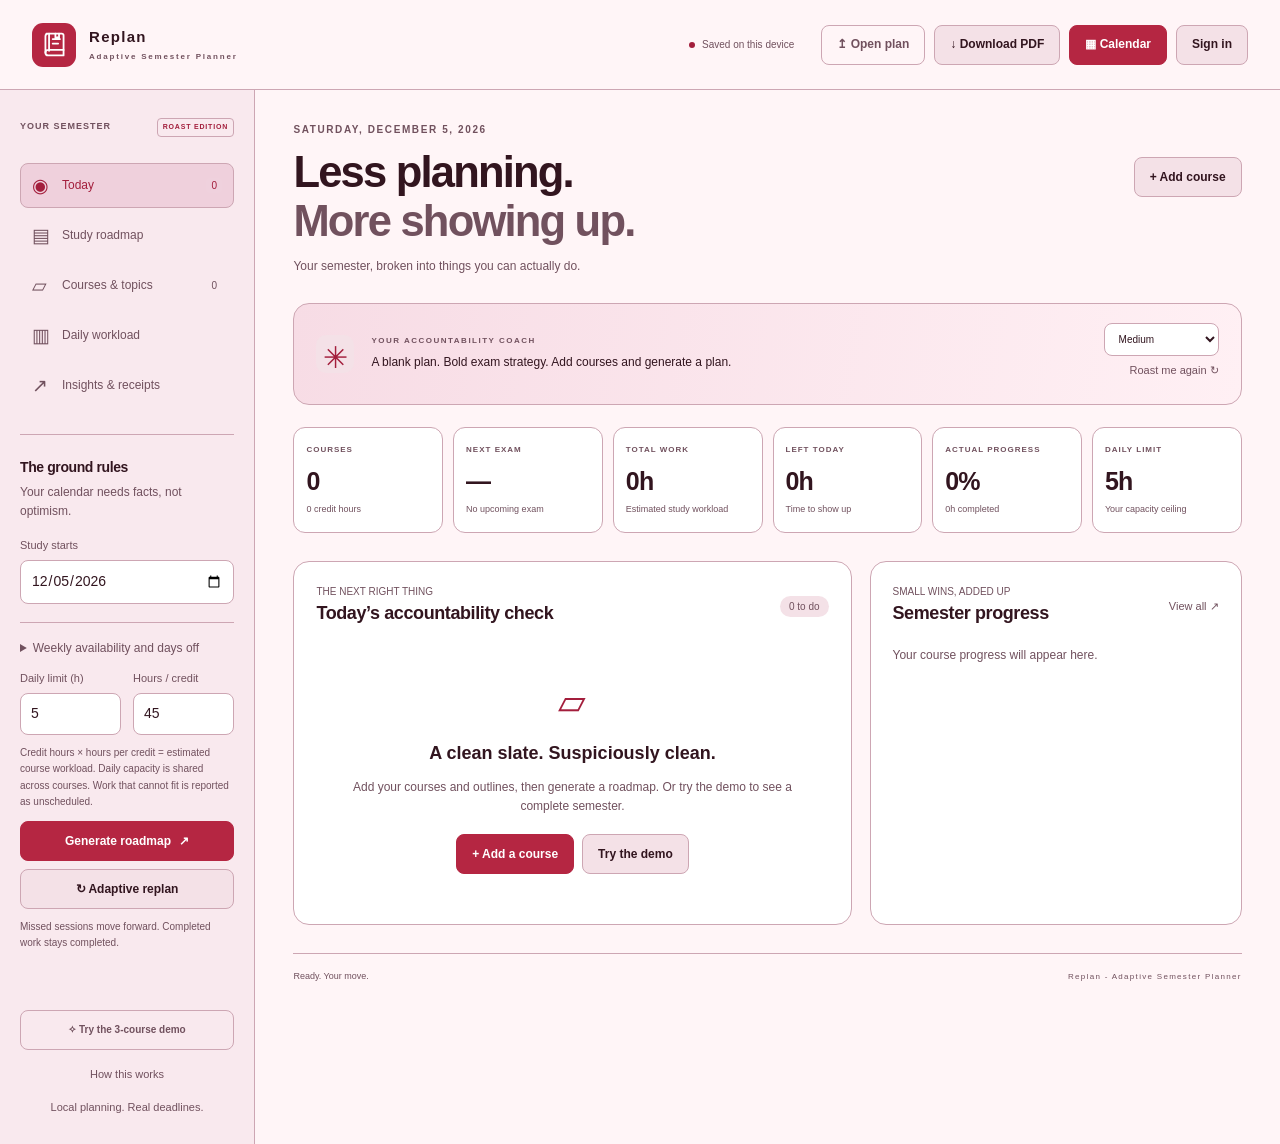
<file: replanv2.html>
<!doctype html>
<html lang="en" data-roast="Medium">
<head>
  <meta charset="utf-8">
  <meta http-equiv="Content-Security-Policy" content="default-src 'self'; base-uri 'self'; object-src 'none'; script-src 'self'; style-src 'self' 'unsafe-inline'; img-src 'self' data: blob:; font-src 'self' data:; connect-src 'self' https:; form-action 'self'">
  <meta name="referrer" content="no-referrer">
  <meta name="viewport" content="width=device-width, initial-scale=1">
  <meta name="color-scheme" content="light dark">
  <meta name="theme-color" content="#100b0d">
  <meta name="description" content="A multi-course semester planner with adaptive scheduling and a sarcastic accountability coach.">
  <title>Replan - Adaptive Semester Planner</title>
  <link rel="icon" type="image/svg+xml" href="data:image/svg+xml,%3Csvg%20xmlns%3D%22http%3A%2F%2Fwww.w3.org%2F2000%2Fsvg%22%20viewBox%3D%220%200%2064%2064%22%3E%3Crect%20width%3D%2264%22%20height%3D%2264%22%20rx%3D%2214%22%20fill%3D%22%23b52642%22%2F%3E%3Cg%20transform%3D%22translate%2812%2012%29%20scale%281.25%29%22%20color%3D%22%23ffffff%22%3E%3Csvg%20viewBox%3D%220%200%2032%2032%22%20fill%3D%22none%22%20xmlns%3D%22http%3A%2F%2Fwww.w3.org%2F2000%2Fsvg%22%3E%3Cpath%20d%3D%22M7%204h17a2%202%200%200%201%202%202v22H9a3%203%200%200%201-3-3V7a3%203%200%200%201%203-3Z%22%20stroke%3D%22currentColor%22%20stroke-width%3D%222%22%20stroke-linejoin%3D%22round%22%2F%3E%3Cpath%20d%3D%22M10%204v19M6%2025a3%203%200%200%201%203-3h17M14%2010h8M14%2015h6M21%204v5l-2-1-2%201V4%22%20stroke%3D%22currentColor%22%20stroke-width%3D%222%22%20stroke-linecap%3D%22round%22%20stroke-linejoin%3D%22round%22%2F%3E%3C%2Fsvg%3E%3C%2Fg%3E%3C%2Fsvg%3E">
  <link rel="stylesheet" href="replanv2.css">
  <script defer src="replanv2-auth.js"></script>
  <script defer src="replanv2-engine.js"></script>
  <script defer src="replanv2-pdf.js"></script>
  <script defer src="replanv2-calendar.js"></script>
  <script defer src="replanv2.js"></script>
</head>
<body>
  <div class="app-shell">
    <header class="topbar">
      <a href="#today" class="brand" aria-label="Replan - Adaptive Semester Planner home"><span class="brand-mark" aria-hidden="true"><svg viewBox="0 0 32 32" fill="none" xmlns="http://www.w3.org/2000/svg"><path d="M7 4h17a2 2 0 0 1 2 2v22H9a3 3 0 0 1-3-3V7a3 3 0 0 1 3-3Z" stroke="currentColor" stroke-width="2" stroke-linejoin="round"/><path d="M10 4v19M6 25a3 3 0 0 1 3-3h17M14 10h8M14 15h6M21 4v5l-2-1-2 1V4" stroke="currentColor" stroke-width="2" stroke-linecap="round" stroke-linejoin="round"/></svg></span><span>Replan<small>Adaptive Semester Planner</small></span></a>
      <div class="header-actions"><span class="local-badge"><i></i> Saved on this device</span><button data-action="open" class="button ghost">↥ Open plan</button><button data-action="save" class="button" title="Download a daily PDF checklist with completion boxes and notes">↓ Download PDF</button><button data-action="calendar" class="button primary">▦ Calendar</button><button id="google-account" data-action="google-login" class="button" title="Optional account">Sign in</button></div>
    </header>
    <div class="workspace">
      <aside class="sidebar">
        <div class="side-heading"><span class="eyebrow">YOUR SEMESTER</span><span class="edition">ROAST EDITION</span></div>
        <nav aria-label="Planner views">
          <button class="nav-item active" data-tab="today"><span aria-hidden="true">◉</span> Today <span id="today-count" class="nav-count">0</span></button>
          <button class="nav-item" data-tab="schedule"><span aria-hidden="true">▤</span> Study roadmap</button>
          <button class="nav-item" data-tab="courses"><span aria-hidden="true">▱</span> Courses & topics <span id="course-count" class="nav-count">0</span></button>
          <button class="nav-item" data-tab="daily"><span aria-hidden="true">▥</span> Daily workload</button>
          <button class="nav-item" data-tab="insights"><span aria-hidden="true">↗</span> Insights & receipts</button>
        </nav>
        <section class="setup-card" aria-labelledby="setup-title">
          <h2 id="setup-title">The ground rules</h2><p class="muted small">Your calendar needs facts, not optimism.</p>
          <form id="settings-form">
            <label for="plan-start">Study starts</label><input id="plan-start" name="start" type="date" required>
            <details><summary>Weekly availability and days off</summary><p class="field-help">Optional hours for each weekday. Leave blank to use the daily limit; use 0 for a day off.</p><div class="field-grid"><div><label for="weekday-0">Sunday</label><input id="weekday-0" type="number" min="0" max="24" step="0.25" placeholder="Daily limit"></div><div><label for="weekday-1">Monday</label><input id="weekday-1" type="number" min="0" max="24" step="0.25" placeholder="Daily limit"></div><div><label for="weekday-2">Tuesday</label><input id="weekday-2" type="number" min="0" max="24" step="0.25" placeholder="Daily limit"></div><div><label for="weekday-3">Wednesday</label><input id="weekday-3" type="number" min="0" max="24" step="0.25" placeholder="Daily limit"></div><div><label for="weekday-4">Thursday</label><input id="weekday-4" type="number" min="0" max="24" step="0.25" placeholder="Daily limit"></div><div><label for="weekday-5">Friday</label><input id="weekday-5" type="number" min="0" max="24" step="0.25" placeholder="Daily limit"></div><div><label for="weekday-6">Saturday</label><input id="weekday-6" type="number" min="0" max="24" step="0.25" placeholder="Daily limit"></div></div><label for="date-availability">Date exceptions</label><textarea id="date-availability" rows="3" placeholder="2026-12-01 = 0&#10;2026-12-02 = 2.5"></textarea><p class="field-help">One date = available hours per line. Date exceptions override the weekly pattern.</p></details><div class="field-grid"><div><label for="daily-cap">Daily limit <span>(h)</span></label><input id="daily-cap" name="cap" type="number" min="0" max="24" step="0.25" required></div><div><label for="hours-per-credit">Hours / credit</label><input id="hours-per-credit" name="hoursPerCH" type="number" min="1" max="100" step="1" required></div></div>
            <p class="field-help">Credit hours × hours per credit = estimated course workload. Daily capacity is shared across courses. Work that cannot fit is reported as unscheduled.</p>
            <button class="button primary full" type="submit">Generate roadmap <span aria-hidden="true">↗</span></button>
          </form>
          <button data-action="replan" class="button full replan-button">↻ Adaptive replan</button>
          <p class="field-help">Missed sessions move forward. Completed work stays completed.</p>
        </section>
        <div class="sidebar-bottom"><button data-action="demo" class="button ghost full">✧ Try the 3-course demo</button><button data-action="guide" class="text-button">How this works</button><span class="tiny muted">Local planning. Real deadlines.</span></div>
      </aside>
      <main id="main-content">
        <div class="page-heading"><div><p class="eyebrow" id="current-date"></p><h1 id="page-title">Less planning.<br><span>More showing up.</span></h1><p class="muted" id="page-description">Your semester, broken into things you can actually do.</p></div><button data-action="add-course" class="button" id="heading-add">+ Add course</button></div>
        <section class="roast-card" aria-label="Accountability coach"><div class="roast-symbol" aria-hidden="true">✳</div><div class="roast-copy"><p class="eyebrow">YOUR ACCOUNTABILITY COACH</p><p id="roast-message"></p></div><div class="roast-controls"><label class="sr-only" for="roast-level">Roast intensity & theme</label><select id="roast-level"><option>Off</option><option>Mild</option><option>Medium</option><option>Extra spicy</option></select><button data-action="roast" class="text-button">Roast me again ↻</button></div></section>
        <section id="metrics" class="metrics" aria-label="Semester summary"></section>
        <section id="view-today" class="view" aria-label="Today's study sessions"></section>
        <section id="view-schedule" class="view" aria-label="Study roadmap" hidden>
          <div class="section-heading"><div><h2>The study roadmap</h2><p class="muted small">Every session, every course. Double-click a row to toggle completion.</p></div><div class="button-row"><button data-action="save" class="button primary compact">↓ Download PDF</button><button data-action="print" class="button compact">Print view</button></div></div><details class="backup-tools"><summary>Plan backup and recovery</summary><p class="field-help">PDFs are for studying and printing. JSON backups preserve the complete editable plan.</p><div class="button-row"><button data-action="backup" class="button compact">↓ JSON backup</button><button data-action="open" class="button compact">Open backup</button><button id="export-original" data-action="export-original" class="button compact" hidden>↓ Export original saved data</button><button data-action="export-csv" class="button compact">↓ CSV</button><button data-action="export-meta" class="button compact">↓ CSV metadata</button></div></details>
          <div class="filters"><label>Course<select id="filter-course"><option value="">All courses</option></select></label><label>Status<select id="filter-status"><option value="">All statuses</option><option>Pending</option><option>Completed</option><option>Missed</option><option>Rescheduled</option></select></label><label class="search-field">Search<input id="filter-search" type="search" placeholder="Find a course or topic…"></label><button data-action="jump-today" class="button compact">Jump to today</button></div>
          <div class="batch-bar"><span id="selection-summary">Select sessions to update their status</span><div class="button-row"><button data-action="batch-done" class="button compact">✓ Completed</button><button data-action="batch-missed" class="button compact">Missed</button><button data-action="batch-pending" class="button compact">Reset pending</button></div></div>
          <div class="table-wrap" tabindex="0" aria-label="Scrollable study roadmap"><table><thead><tr><th><input id="select-all" type="checkbox" aria-label="Select all visible sessions"></th><th><button data-sort="Day">Day ↕</button></th><th><button data-sort="Date">Date ↕</button></th><th><button data-sort="Course">Course ↕</button></th><th><button data-sort="Topic">Topic ↕</button></th><th>Topic day</th><th><button data-sort="Target Hours">Hours ↕</button></th><th><button data-sort="Status">Status ↕</button></th></tr></thead><tbody id="schedule-body"></tbody></table></div>
          <div id="schedule-pagination" class="pagination"></div><p class="field-help">Missed rows remain as history. Their workload is included in the rebuilt sessions, rather than counted twice.</p>
        </section>
        <section id="view-courses" class="view" hidden><div class="section-heading"><div><h2>Your academic commitments</h2><p class="muted small">Separate outlines, credit hours, and an exam deadline for every course.</p></div><button data-action="add-course" class="button primary">+ Add course</button></div><div id="course-cards" class="course-grid"></div><section class="panel timeline-panel"><div class="section-heading"><h2>Topic timelines</h2><label class="sr-only" for="timeline-course">Course for topic timeline</label><select id="timeline-course"></select></div><div id="topic-timeline"></div></section></section>
        <section id="view-daily" class="view" hidden><div class="section-heading"><div><h2>What your days actually look like</h2><p class="muted small">Combined workload across every course, measured against your daily limit.</p></div><label class="small muted">Show<select id="daily-scope"><option value="upcoming">Upcoming days</option><option value="all">All days</option></select></label></div><div id="workload-chart" class="panel workload-chart"></div><div class="table-wrap" tabindex="0" aria-label="Daily workload"><table><thead><tr><th>Date</th><th>Courses</th><th>Study hours</th><th>Completed</th><th>Pending / moved</th><th>Missed</th><th>Daily limit</th></tr></thead><tbody id="daily-body"></tbody></table></div><div id="daily-pagination" class="pagination"></div></section>
        <section id="view-insights" class="view" hidden><div class="section-heading"><div><h2>The academic receipts</h2><p class="muted small">A reality check, with an actual rescue plan.</p></div><button data-action="print" class="button compact">Print / PDF</button></div><div id="insights-content"></div></section>
        <footer class="main-footer"><span id="status-line" role="status" aria-live="polite">Ready. Your move.</span><span>Replan - Adaptive Semester Planner</span></footer>
      </main>
    </div>
  </div>
  <input id="open-file" type="file" accept=".json,.csv" multiple hidden>
  <dialog id="course-dialog" aria-labelledby="course-dialog-title"><form id="course-form"><div class="dialog-heading"><div><p class="eyebrow">COURSE SETUP</p><h2 id="course-dialog-title">Add a course</h2></div><button type="button" class="icon-button" data-close="course-dialog" aria-label="Close course editor">×</button></div><label for="course-name">Course name</label><input id="course-name" name="name" maxlength="100" placeholder="e.g. Programming" required><div class="field-grid"><div><label for="course-credit">Credit hours</label><input id="course-credit" name="credit_hours" type="number" min="0.1" max="30" step="0.1" value="3" required></div><div><label for="course-exam">Exam date</label><input id="course-exam" name="exam_date" type="date" required></div></div><div id="exam-presets" class="button-row"><span class="small muted">Exam in</span><button type="button" class="button compact" data-exam-days="30">30 days</button><button type="button" class="button compact" data-exam-days="60">60 days</button><button type="button" class="button compact" data-exam-days="90">90 days</button></div><label for="course-theme">Course badge</label><select id="course-theme" name="theme"></select><label for="course-topics">Course outline <span class="muted small">one topic per line</span></label><textarea id="course-topics" name="topics" rows="6" placeholder="Variables & control flow&#10;Functions&#10;Recursion" required></textarea><p class="field-help">Workload is estimated from credit hours and distributed across all topics before the exam date.</p><label for="topic-hours">Topic estimates (optional)</label><textarea id="topic-hours" rows="3" placeholder="2&#10;5&#10;1.5"></textarea><p class="field-help">Hours per topic, one line per outline topic. Leave blank to estimate from credits. These estimates replace the credit estimate for those topics.</p><p id="course-error" class="error-message" role="alert"></p><div class="dialog-actions"><button type="button" data-close="course-dialog" class="button">Cancel</button><button type="submit" class="button primary">Save course</button></div></form></dialog>
  <dialog id="confirm-dialog" aria-labelledby="confirm-title"><form method="dialog"><h2 id="confirm-title">Continue?</h2><p id="confirm-message"></p><div class="dialog-actions"><button class="button" value="cancel">Cancel</button><button class="button primary" value="confirm" id="confirm-yes">Continue</button></div></form></dialog>
  <dialog id="google-dialog" aria-labelledby="google-title"><div class="dialog-heading"><h2 id="google-title">Welcome to Replan</h2><button data-close="google-dialog" class="icon-button" aria-label="Close sign-in">×</button></div><p class="muted small">Sign in with your account, or keep planning as a guest. Your plan saves on this device.</p><p id="google-profile" class="notice" hidden></p><div class="signin-options"><button id="google-signin" type="button" class="button full"><svg class="google-signin-icon" xmlns="http://www.w3.org/2000/svg" viewBox="0 0 48 48" width="20" height="20" aria-hidden="true" focusable="false"><path fill="#4285F4" d="M43.61 24.46c0-1.36-.12-2.66-.35-3.92H24v7.43h11a9.4 9.4 0 0 1-4.08 6.18v5.13h6.61c3.87-3.56 6.08-8.81 6.08-14.82Z"/><path fill="#34A853" d="M24 44c5.51 0 10.13-1.83 13.51-4.96l-6.61-5.13c-1.83 1.23-4.17 1.98-6.9 1.98-5.32 0-9.83-3.59-11.45-8.43H5.73v5.29A20 20 0 0 0 24 44Z"/><path fill="#FBBC05" d="M12.55 27.46a12 12 0 0 1 0-6.92v-5.29H5.73a20 20 0 0 0 0 17.5l6.82-5.29Z"/><path fill="#EA4335" d="M24 12.11c3.01 0 5.69 1.04 7.82 3.1l5.86-5.86C34.13 6.04 29.51 4 24 4A20 20 0 0 0 5.73 15.25l6.82 5.29c1.62-4.84 6.13-8.43 11.45-8.43Z"/></svg><span>Continue with Google</span></button></div><div class="email-auth"><p class="eyebrow">OR USE EMAIL</p><form id="email-login-form"><label for="login-email">Email</label><input id="login-email" name="email" type="email" autocomplete="email" required><label for="login-password">Password</label><input id="login-password" name="password" type="password" autocomplete="current-password" required><button id="email-submit" type="submit" class="button primary full">Sign in with email</button></form><button id="email-mode-toggle" type="button" class="text-button">Need an account? Create one</button></div><p id="google-login-error" class="error-message" role="alert"></p><p id="google-login-status" role="status" aria-live="polite"></p><div class="dialog-actions"><button id="google-signout" type="button" class="button" hidden>Sign out</button><button type="button" data-action="continue-guest" class="button ghost">Continue as guest</button></div></dialog>
  <dialog id="calendar-dialog" aria-labelledby="calendar-title"><div class="dialog-heading"><div><p class="eyebrow">TAKE THE PLAN WITH YOU</p><h2 id="calendar-title">Your calendar. Your call.</h2></div><button data-close="calendar-dialog" class="icon-button" aria-label="Close calendar options">×</button></div><p class="muted small">Export an .ics file for any calendar, or connect Google to add these sessions to a dedicated study calendar.</p><form id="calendar-form"><fieldset><legend>Include courses</legend><div id="calendar-courses" class="checkbox-grid"></div></fieldset><label for="calendar-scope">Which sessions?</label><select id="calendar-scope" name="scope"><option value="upcoming">Upcoming unfinished sessions</option><option value="all">All sessions, including history</option><option value="selected">Selected roadmap sessions</option></select><label for="calendar-name">Calendar name</label><input id="calendar-name" name="name" maxlength="100" required><div class="field-grid"><div><label for="calendar-hour">Start time (your local time)</label><select id="calendar-hour" name="hour"></select></div><div><label for="calendar-reminder">Reminder</label><select id="calendar-reminder" name="reminder"><option value="0">No reminder</option><option value="5">5 minutes before</option><option value="15">15 minutes before</option><option value="30">30 minutes before</option><option value="60">1 hour before</option><option value="1440">1 day before</option></select></div></div><label class="checkbox-label"><input id="calendar-allday" name="allDay" type="checkbox"> All-day events</label><p class="field-help">Timed sessions run consecutively from the start time to avoid overlapping courses. Long sessions can continue into the next day.</p><p id="calendar-preview" class="notice"></p><p id="calendar-error" class="error-message" role="alert"></p><div class="dialog-actions"><button type="button" data-action="export-ics" class="button">↓ Export .ics</button><button type="submit" class="button primary" id="google-sync">Add tasks to Google Calendar</button></div><p id="sync-progress" role="status" aria-live="polite" class="field-help"></p></form></dialog>
  <dialog id="guide-dialog" aria-labelledby="guide-title"><div class="dialog-heading"><h2 id="guide-title">A plan that earns its attitude.</h2><button data-close="guide-dialog" class="icon-button" aria-label="Close guide">×</button></div><ol class="guide-list"><li><strong>Add your courses.</strong> Set credit hours, exam dates, and topic outlines, or try the demo.</li><li><strong>Set realistic ground rules.</strong> Workload defaults to 45 study hours per credit. Adjust this estimate to suit your courses.</li><li><strong>Generate the roadmap.</strong> Work spreads across available days before each exam. Each day rotates through courses, one unfinished topic per course. Courses that do not fit get first turns the next day. Work that cannot fit before exams is reported as unscheduled.</li><li><strong>Show up and check in.</strong> Complete, miss, or reset individual sessions and whole days. Missed sessions are rebuilt automatically; completed work is preserved.</li><li><strong>Keep the receipts.</strong> Inspect course progress, topic timelines, daily workload, and replan history. Download your daily PDF checklist with completion boxes and notes. Backups and CSV tools are under Plan backup and recovery; calendar export remains available.</li></ol><p class="notice">Your plan autosaves in this browser when storage is available. Use Plan backup and recovery in Study roadmap to move devices or restore your plan. Download PDF creates an A4 checklist for each study day, with continuation pages when needed. The roast coach is local, optional, and adjustable.</p><p class="muted small">CSV files from v1.2 can be opened with their .csv.meta.json companion file. Without metadata, exam dates and credits are inferred from the schedule and should be reviewed.</p></dialog>
  <menu id="row-menu" class="context-menu" hidden><li><button data-context-status="Completed">✓ Mark completed</button></li><li><button data-context-status="Missed">Mark missed & replan</button></li><li><button data-context-status="Pending">Reset pending</button></li></menu>
  <div id="toast" class="toast" role="status" aria-live="polite" hidden></div>
  <div id="print-report" hidden></div>
</body>
</html>
</file>
<file: replanv2.css>
/* System appearance selects light/dark; roast intensity selects accent colors. */
:root {
  color-scheme: dark;
  --bg: #100b0d; --sidebar: #160e11; --card: #1e1418; --raised: #2b1c22;
  --border: #50333e; --green: #ff8799; --green-dark: #381b25;
  --text: #fff0f3; --muted: #c5aeb7; --amber: #f4c382; --red: #ffadb7;
  --primary: #b52642; --primary-hover: #962038; --on-primary: #ffffff;
  --hover: #39232c; --selected: #43222f; --input: #130d10;
  --coach-start: #3a1824; --coach-end: #211218; --track: #4a303a;
  --success-bg: #28252a; --success-text: #e4dce2;
  --warning-bg: #382b20; --warning-border: #82623f;
  --danger-bg: #421e29; --danger-border: #945064;
  --disabled-bg: #33272c; --disabled-text: #b9a3ac;
  --radius: 16px;
  font-family: Inter,-apple-system,BlinkMacSystemFont,"Segoe UI",sans-serif;
}
:root[data-roast="Off"] {
  --bg:#0b1510; --sidebar:#101e16; --card:#16281d; --raised:#203929;
  --border:#3d6650; --green:#83e6a4; --green-dark:#203f2b;
  --text:#effaf2; --muted:#b0ceba; --primary:#83e6a4; --primary-hover:#a1efba; --on-primary:#102719;
  --hover:#294b35; --selected:#2a5339; --input:#0e1c13;
  --coach-start:#234a30; --coach-end:#152c1e; --track:#365940;
  --success-bg:#213e2c; --success-text:#d0f1db;
  --disabled-bg:#233c2b; --disabled-text:#a4c6af;
}
:root[data-roast="Mild"] {
  --bg:#17150b; --sidebar:#201d10; --card:#2b2716; --raised:#39331d;
  --border:#756733; --green:#f4d76b; --green-dark:#443b1c;
  --text:#fff9e5; --muted:#d4c99d; --primary:#f4d76b; --primary-hover:#ffe697; --on-primary:#2a2208;
  --hover:#4b4222; --selected:#554a24; --input:#201c0e;
  --coach-start:#4a3e19; --coach-end:#2b2513; --track:#65562b;
  --success-bg:#38321f; --success-text:#f3e9ba;
  --disabled-bg:#39321e; --disabled-text:#c5b986;
}
:root[data-roast="Extra spicy"] {
  --bg:#080506; --sidebar:#10080b; --card:#190d12; --raised:#2b111b;
  --border:#793046; --green:#ff758e; --green-dark:#4a1627;
  --text:#fff3f5; --muted:#d5aeba; --primary:#c21c40; --primary-hover:#a01434;
  --hover:#401624; --selected:#521a2d; --input:#10070b;
  --coach-start:#531329; --coach-end:#240c15; --track:#602337;
}
/* Media queries also update an open desktop window when system appearance changes. */
@media (prefers-color-scheme: light) {
  :root {
    color-scheme: light;
    --bg:#fff5f7; --sidebar:#f9e9ee; --card:#ffffff; --raised:#f4e1e7;
    --border:#cda6b3; --green:#a31e3c; --green-dark:#f7dfe6;
    --text:#32151f; --muted:#71515e; --amber:#805000; --red:#a01935;
    --primary:#b52642; --primary-hover:#962038; --on-primary:#ffffff;
    --hover:#f2d9e2; --selected:#efd0dc; --input:#ffffff;
    --coach-start:#f7dce5; --coach-end:#fff0f4; --track:#dfbcc9;
    --success-bg:#f3e6ed; --success-text:#503240;
    --warning-bg:#fff3d8; --warning-border:#b78c40;
    --danger-bg:#ffe4ea; --danger-border:#c67589;
    --disabled-bg:#eee2e7; --disabled-text:#78616a;
  }
  :root[data-roast="Off"] {
    --bg:#f3faf5; --sidebar:#e5f2e9; --card:#ffffff; --raised:#deeee3;
    --border:#9cbeaa; --green:#226b3e; --green-dark:#dcefe2;
    --text:#152f20; --muted:#496653; --primary:#276b40; --primary-hover:#1c5430; --on-primary:#ffffff;
    --hover:#d4e9db; --selected:#c9e4d2; --input:#ffffff;
    --coach-start:#d8eddf; --coach-end:#edf8f0; --track:#b9d7c4;
    --success-bg:#dcefe2; --success-text:#214e31;
    --disabled-bg:#e1eae4; --disabled-text:#596f61;
  }
  :root[data-roast="Mild"] {
    --bg:#fffbee; --sidebar:#f6efd8; --card:#ffffff; --raised:#f2e8c8;
    --border:#c5b371; --green:#735900; --green-dark:#f3e8bc;
    --text:#332b12; --muted:#6d6036; --primary:#735900; --primary-hover:#594500; --on-primary:#ffffff;
    --hover:#eee1b5; --selected:#eaddaa; --input:#ffffff;
    --coach-start:#f4e8b9; --coach-end:#fff9e6; --track:#d9ca94;
    --success-bg:#f2ebd2; --success-text:#56491b;
    --disabled-bg:#ece7d7; --disabled-text:#746b4e;
  }
  :root[data-roast="Extra spicy"] {
    --bg:#fff1f4; --sidebar:#f9dfe6; --card:#ffffff; --raised:#f5d4de;
    --border:#cb8ea1; --green:#ac153b; --green-dark:#f9d7e1;
    --text:#390f1e; --muted:#784354; --primary:#b81940; --primary-hover:#971032;
    --hover:#f1c5d3; --selected:#ecb8c9; --input:#ffffff;
    --coach-start:#facad9; --coach-end:#ffe8ef; --track:#dea5b7;
  }
}
*{box-sizing:border-box}
body{margin:0;background:var(--bg);color:var(--text);font-size:14px;line-height:1.55}
button,input,select,textarea{font:inherit}
button,a,input,select,textarea{-webkit-tap-highlight-color:transparent}
button{cursor:pointer}
button:disabled{cursor:not-allowed;background:var(--disabled-bg)!important;color:var(--disabled-text)!important;border-color:var(--border)!important;box-shadow:none}
button,a{touch-action:manipulation}
a{color:var(--green)}
:focus-visible{outline:2px solid var(--green);outline-offset:4px}
button,input,select,textarea{border-radius:8px}
button{transition:background .15s,border-color .15s}
button:hover{border-color:var(--green)}
button:active{transform:translateY(1px)}
h1,h2,h3,p{margin:0}
h1{font-size:clamp(30px,3.4vw,48px);line-height:1.12;letter-spacing:-1.8px;font-weight:650}
h1 span{color:var(--muted)}
h2{font-size:18px;letter-spacing:-.4px;font-weight:650}
h3{font-size:15px}
p{line-height:1.6}
.muted{color:var(--muted)}
.small{font-size:12px}
.tiny{font-size:11px}
.green{color:var(--green)}
.eyebrow{font-size:10px;letter-spacing:1.6px;font-weight:700;color:var(--muted)}
.button{display:inline-flex;justify-content:center;align-items:center;gap:8px;min-height:40px;padding:9px 15px;border:1px solid var(--border);background:var(--raised);color:var(--text);font-size:12px;font-weight:650;white-space:nowrap}
.button:hover{background:var(--hover)}
.button.primary{background:var(--primary);color:var(--on-primary);border-color:var(--primary)}
.button.primary:hover{background:var(--primary-hover)}
.button.ghost{background:transparent;border-color:var(--border);color:var(--muted)}
.button.compact{min-height:34px;padding:6px 11px;font-size:11px}
.button.full{width:100%}
.button-row{display:flex;align-items:center;gap:8px;flex-wrap:wrap}
.text-button{background:none;border:0;padding:6px 0;color:var(--muted);font-size:11px}
.text-button:hover{color:var(--green)}
.icon-button{background:var(--raised);border:1px solid var(--border);color:var(--text);font-size:24px;line-height:1;width:34px;height:34px}
.app-shell{max-width:1800px;margin:auto}
.topbar{display:flex;align-items:center;justify-content:space-between;gap:20px;height:90px;padding:0 32px;border-bottom:1px solid var(--border)}
.brand{display:flex;align-items:center;gap:13px;color:var(--text);font-weight:750;text-decoration:none;letter-spacing:1.3px;font-size:15px;white-space:nowrap}
.brand small{display:block;color:var(--muted);font-size:8px;letter-spacing:1.8px;margin-top:3px}
.brand-mark{display:grid;place-items:center;background:var(--primary);color:var(--on-primary);border-radius:11px;width:44px;height:44px;flex-shrink:0}
.brand-mark svg{display:block;width:29px;height:29px}
.header-actions{display:flex;align-items:center;justify-content:flex-end;gap:9px;flex-wrap:wrap}
#google-account{max-width:200px;overflow:hidden;text-overflow:ellipsis;display:block}
.local-badge{font-size:10px;color:var(--muted);display:inline-flex;align-items:center;gap:7px;margin-right:18px}
.local-badge i{width:6px;height:6px;background:var(--green);border-radius:50%}
.workspace{display:grid;grid-template-columns:255px minmax(0,1fr);min-height:calc(100vh - 90px)}
.sidebar{background:var(--sidebar);border-right:1px solid var(--border);padding:28px 20px;display:flex;flex-direction:column;gap:26px}
.side-heading{display:flex;align-items:center;justify-content:space-between;gap:8px}
.side-heading .eyebrow{font-size:9px;letter-spacing:1px}
.edition{font-size:7px;font-weight:750;border:1px solid var(--border);color:var(--green);padding:3px 5px;border-radius:4px;letter-spacing:.8px}
nav{display:flex;flex-direction:column;gap:5px}
.nav-item{border:1px solid transparent;background:transparent;color:var(--muted);padding:12px 11px;display:flex;align-items:center;gap:11px;width:100%;font-size:12px;text-align:left}
.nav-item>span:first-child{font-size:19px;width:19px;line-height:1}
.nav-item.active{background:var(--selected);border-color:var(--border);color:var(--green)}
.nav-item:hover{background:var(--raised)}
.nav-count{margin-left:auto;font-size:10px;padding:0 5px;border-radius:4px;background:#ffffff0a;color:inherit}
.setup-card{border-top:1px solid var(--border);padding-top:22px}
.setup-card h2{font-size:14px;margin-bottom:4px}
.setup-card form{margin-top:16px}
label{display:block;font-size:11px;color:var(--muted);margin:13px 0 6px}
label span{font-weight:400;color:var(--muted)}
input,select,textarea{background:var(--input);color:var(--text);border:1px solid var(--border);padding:9px 10px;width:100%;min-width:0;min-height:39px}
input::placeholder,textarea::placeholder{color:var(--muted)}
input[type=checkbox]{width:16px;height:16px;min-height:16px;accent-color:var(--green);cursor:pointer;margin:0;flex-shrink:0}
select{cursor:pointer;padding-right:22px}
textarea{resize:vertical;min-height:110px}
.field-grid{display:grid;grid-template-columns:1fr 1fr;gap:12px}
.field-help{font-size:10px;color:var(--muted);line-height:1.65;margin:10px 0}
.replan-button{margin-top:8px}
.sidebar-bottom{margin-top:auto;display:flex;flex-direction:column;align-items:center;gap:10px;padding-top:22px}
.sidebar-bottom .button{font-size:10px}
main{min-width:0;padding:32px clamp(20px,3vw,48px) 16px}
.page-heading{display:flex;align-items:flex-start;justify-content:space-between;gap:20px;margin-bottom:26px}
.page-heading .eyebrow{margin-bottom:10px}
.page-heading .muted{font-size:12px;margin-top:12px}
.page-heading>.button{margin-top:35px}
.roast-card{border:1px solid var(--border);background:linear-gradient(100deg,var(--coach-start),var(--coach-end));border-radius:var(--radius);padding:19px 22px;display:flex;align-items:center;gap:17px;margin-bottom:22px}
.roast-symbol{width:38px;height:38px;border-radius:10px;background:var(--raised);color:var(--green);font-size:30px;display:grid;place-items:center;flex-shrink:0}
.roast-copy{flex:1}
.roast-copy .eyebrow{color:var(--muted);font-size:8px;letter-spacing:1.5px;margin-bottom:5px}
#roast-message{font-size:12px;color:var(--text);line-height:1.65}
.roast-controls{display:flex;flex-direction:column;min-width:115px;align-items:end}
.roast-controls select{font-size:10px;min-height:31px;background:var(--input)}
.metrics{display:grid;grid-template-columns:repeat(6,minmax(0,1fr));gap:10px;margin-bottom:28px}
.metric{background:var(--card);border:1px solid var(--border);border-radius:12px;padding:16px 12px;min-width:0}
.metric .eyebrow{font-size:8px;letter-spacing:1px;white-space:nowrap}
.metric-value{display:block;font-size:25px;line-height:1.4;letter-spacing:-.8px;margin:8px 0 3px;font-weight:600}
.metric-caption{font-size:9px;color:var(--muted)}
.section-heading{display:flex;align-items:center;justify-content:space-between;gap:15px;margin-bottom:18px}
.section-heading h2+p{margin-top:3px}
.section-heading>select{max-width:240px}
.section-heading>label{margin:0}
.section-heading>label select{margin-top:5px}
.panel{background:var(--card);border:1px solid var(--border);border-radius:var(--radius);padding:22px}
.today-layout{display:grid;grid-template-columns:minmax(0,1.5fr) minmax(230px,1fr);gap:18px}
.today-session{padding:16px 0;border-top:1px solid var(--border);display:flex;align-items:center;gap:14px}
.session-status{width:28px;height:28px;border-radius:50%;border:1px solid var(--border);color:var(--green);background:transparent;flex-shrink:0;display:grid;place-items:center;font-size:14px}
.session-status.complete{background:var(--primary);border-color:var(--primary);color:var(--on-primary)}
.session-copy{flex:1;min-width:0}
.session-course{font-size:10px;color:var(--muted);display:flex;align-items:center;gap:6px}
.session-topic{font-size:13px;font-weight:600;margin:3px 0;overflow-wrap:anywhere}
.session-meta{font-size:10px;color:var(--muted)}
.session-time{font-size:12px;color:var(--text);white-space:nowrap}
.today-session select{font-size:10px;width:106px;min-height:33px;padding:6px}
.today-actions{display:flex;gap:8px;flex-wrap:wrap;border-top:1px solid var(--border);padding-top:17px;margin-top:5px}
.section-kicker{color:var(--muted);font-size:10px}
.count-pill{background:var(--raised);font-size:10px;color:var(--muted);padding:3px 9px;border-radius:20px}
.progress-item{padding:15px 0;border-bottom:1px solid var(--border)}
.progress-item:last-child{border:0;padding-bottom:0}
.progress-line{display:flex;justify-content:space-between;gap:15px;font-size:11px;margin-bottom:9px}
.progress-line strong{font-size:12px}
.progress-track{height:5px;border-radius:10px;background:var(--track);overflow:hidden}
.progress-fill{height:100%;border-radius:10px;background:var(--green);width:var(--progress,0%)}
.progress-detail{font-size:9px;color:var(--muted);display:flex;justify-content:space-between;margin-top:8px;gap:8px}
.notice{background:var(--green-dark);border:1px solid var(--border);border-radius:10px;color:var(--success-text);font-size:12px;padding:14px 16px;line-height:1.65;margin:18px 0}
.notice.warning{background:var(--warning-bg);border-color:var(--warning-border);color:var(--amber)}
.notice.danger{background:var(--danger-bg);border-color:var(--danger-border);color:var(--red)}
.notice strong{display:block;margin-bottom:3px}
.empty-state{padding:28px 12px;text-align:center}
.empty-state h3{font-size:18px;margin:10px 0}
.empty-state p{color:var(--muted);font-size:12px;max-width:440px;margin:0 auto 18px}
.empty-state .empty-icon{font-size:36px;color:var(--green)}
.empty-state .button-row{justify-content:center}
.filters{display:flex;align-items:end;gap:12px;flex-wrap:wrap;padding:16px;background:var(--card);border:1px solid var(--border);border-radius:12px 12px 0 0}
.filters label{margin:0;min-width:130px}
.filters .search-field{flex:1;min-width:180px}
.filters input,.filters select{margin-top:5px;font-size:12px}
.batch-bar{display:flex;justify-content:space-between;align-items:center;gap:10px;background:var(--selected);padding:10px 14px;border:1px solid var(--border);border-top:0;font-size:10px;color:var(--muted)}
.table-wrap{overflow:auto;border:1px solid var(--border);background:var(--card);border-radius:0 0 12px 12px;max-height:650px;scrollbar-color:var(--border) var(--card)}
table{border-collapse:collapse;width:100%;text-align:left;font-size:11px}
th{position:sticky;top:0;background:var(--raised);color:var(--muted);font-size:10px;font-weight:500;white-space:nowrap;z-index:1}
th,td{padding:13px 14px;border-bottom:1px solid var(--border)}
th button{background:transparent;border:0;color:inherit;padding:0;text-align:left;font-size:inherit}
td{vertical-align:middle}
tr:last-child td{border-bottom:0}
tbody tr:hover{background:var(--hover)}
tr.today-row{background:var(--selected)}
tr.selected-row{background:var(--selected)}
tr.missed-row td{color:var(--red)}
td.topic-cell{min-width:180px;max-width:330px;overflow-wrap:anywhere}
td .subline{display:block;font-size:9px;color:var(--muted);margin-top:3px}
td.nowrap{white-space:nowrap}
.status-badge{font-size:9px;display:inline-block;border:1px solid var(--border);border-radius:20px;padding:3px 8px;color:var(--muted);background:var(--raised);white-space:nowrap}
.status-badge.completed{color:var(--success-text);background:var(--success-bg);border-color:var(--border)}
.status-badge.missed{color:var(--red);background:var(--danger-bg);border-color:var(--danger-border)}
.status-badge.rescheduled{color:var(--amber);background:var(--warning-bg);border-color:var(--warning-border)}
.pagination{display:flex;justify-content:space-between;align-items:center;font-size:10px;color:var(--muted);gap:12px;margin:12px 0 18px}
.course-grid{display:grid;grid-template-columns:repeat(3,minmax(0,1fr));gap:14px}
.course-card{background:var(--card);border:1px solid var(--border);border-radius:var(--radius);padding:20px;min-width:0}
.course-top{display:flex;align-items:center;gap:12px;margin-bottom:18px}
.course-icon{width:42px;height:42px;display:grid;place-items:center;background:#ffffff0a;border:1px solid var(--border);border-radius:11px;font-size:21px}
.course-card h3{font-size:16px;overflow-wrap:anywhere}
.course-top p{font-size:10px;color:var(--muted);margin-top:3px}
.course-stats{display:grid;grid-template-columns:1fr 1fr;gap:12px;padding-bottom:18px}
.course-stats dt{font-size:9px;color:var(--muted)}
.course-stats dd{font-size:13px;margin:3px 0 0}
.course-card .button-row{margin-top:18px;justify-content:space-between}
.course-card .button-row .button{flex:1}
.timeline-panel{margin-top:20px}
.timeline-row{display:grid;grid-template-columns:minmax(140px,1fr) minmax(110px,1.1fr) 85px;gap:20px;align-items:center;padding:15px 0;border-top:1px solid var(--border)}
.timeline-row h3{font-size:12px}
.timeline-row p{font-size:9px;color:var(--muted);margin-top:4px}
.timeline-numbers{text-align:right;font-size:11px}
.workload-chart{margin-bottom:18px;overflow:auto}
.chart-heading{display:flex;justify-content:space-between;font-size:10px;color:var(--muted);gap:20px;margin-bottom:20px}
.chart-days{display:flex;gap:10px;align-items:flex-end;min-width:450px;height:155px;padding-top:10px}
.chart-day{display:flex;flex-direction:column;flex:1;min-width:25px;text-align:center;height:100%;justify-content:flex-end;font-size:8px;color:var(--muted);gap:5px}
.chart-column{height:var(--height);min-height:3px;background:var(--green);border-radius:4px 4px 0 0;position:relative}
.chart-day.over .chart-column{background:var(--amber)}
.chart-day.today .chart-column{background:var(--green)}
.insight-grid{display:grid;grid-template-columns:1fr 1fr;gap:16px}
.insight-list{padding:0;margin:14px 0 0;list-style:none}
.insight-list li{padding:11px 0;border-top:1px solid var(--border);font-size:12px;color:var(--muted)}
.insight-list strong{color:var(--text)}
.history-list{list-style:none;padding:0;margin:15px 0 0}
.history-list li{border-top:1px solid var(--border);padding:13px 0;font-size:12px}
.history-list small{display:block;color:var(--muted);font-size:10px;margin-top:4px}
.main-footer{display:flex;justify-content:space-between;align-items:center;gap:20px;margin-top:28px;padding-top:16px;border-top:1px solid var(--border);font-size:9px;color:var(--muted)}
.main-footer>span:last-child{white-space:nowrap;font-size:8px;letter-spacing:1.3px}
.main-footer>span:last-child span{margin:0 7px}
dialog{border:1px solid var(--border);border-radius:20px;background:var(--card);color:var(--text);padding:28px;width:calc(100% - 32px);max-width:560px;max-height:90vh;overflow:auto;box-shadow:0 30px 100px #00000044}
dialog::backdrop{background:#00000099;backdrop-filter:blur(5px)}
.dialog-heading{display:flex;align-items:center;justify-content:space-between;gap:20px;margin-bottom:18px}
.dialog-heading .eyebrow{margin-bottom:5px}
.dialog-actions{display:flex;justify-content:flex-end;gap:10px;margin-top:22px}
#confirm-message{margin-top:14px;color:var(--muted);font-size:13px}
.error-message{color:var(--red);font-size:12px;margin-top:12px}
.error-message:empty{display:none}
fieldset{border:1px solid var(--border);border-radius:10px;padding:10px 14px;margin:18px 0}
legend{font-size:11px;color:var(--muted);padding:0 6px}
.checkbox-grid{display:flex;gap:10px 20px;flex-wrap:wrap}
.checkbox-grid label,.checkbox-label{display:flex;align-items:center;gap:9px;margin:4px 0;font-size:12px}
.checkbox-label{margin-top:15px}
details{border-top:1px solid var(--border);padding-top:16px;margin-top:18px}
summary{color:var(--muted);font-size:12px;cursor:pointer}
.guide-list{padding-left:20px;font-size:13px;color:var(--muted)}
.guide-list li{padding:10px 0}
.guide-list strong{color:var(--text)}
.context-menu{list-style:none;position:fixed;z-index:10;margin:0;padding:6px;background:var(--raised);border:1px solid var(--border);border-radius:9px;box-shadow:0 6px 30px #00000044;width:195px}
.context-menu button{display:block;text-align:left;width:100%;padding:9px;background:transparent;color:var(--text);border:0;font-size:12px}
.context-menu button:hover{background:var(--hover)}
.toast{position:fixed;bottom:24px;left:50%;transform:translateX(-50%);padding:12px 20px;background:var(--success-bg);border:1px solid var(--green);color:var(--text);border-radius:12px;font-size:12px;z-index:20;box-shadow:0 8px 35px #00000044;max-width:calc(100vw - 32px)}
.sr-only{position:absolute;width:1px;height:1px;padding:0;margin:-1px;overflow:hidden;clip:rect(0,0,0,0);white-space:nowrap;border:0}
[hidden]{display:none!important}
.print-only{display:none}
@media(min-width:1550px){main{padding-top:40px}
.topbar{padding:0 38px}
.workspace{grid-template-columns:275px minmax(0,1fr)}
.sidebar{padding:32px 25px}
.metrics{gap:14px}
.metric{padding:20px}
}
@media(max-width:1150px){.metrics{grid-template-columns:repeat(3,minmax(0,1fr))}
.local-badge{display:none}
.topbar{padding:0 20px}
.workspace{grid-template-columns:225px minmax(0,1fr)}
.sidebar{padding:24px 14px}
.course-grid{grid-template-columns:repeat(2,minmax(0,1fr))}
.today-layout{grid-template-columns:1fr}
.roast-card{gap:12px;padding:16px}
.roast-symbol{display:none}
.today-session select{width:115px}
}
@media(max-width:760px){.topbar{height:auto;padding:16px;gap:15px;align-items:flex-start;flex-wrap:wrap}
.brand{font-size:13px}
.brand-mark{width:38px;height:38px}
.header-actions{gap:6px;margin-left:auto}
.header-actions .button{font-size:10px;padding:7px 10px;min-height:34px}
.workspace{display:flex;flex-direction:column}
.sidebar{padding:12px 16px;border:0;gap:14px}
.side-heading{display:none}
nav{flex-direction:row;overflow:auto;gap:5px;padding-bottom:6px}
.nav-item{width:auto;flex-shrink:0;padding:10px;font-size:10px;gap:6px}
.nav-item>span:first-child{font-size:14px;width:14px}
.nav-count{display:none}
.setup-card{border:1px solid var(--border);border-radius:12px;padding:14px}
.setup-card h2{font-size:13px}
.setup-card>p.small{display:none}
#settings-form{display:grid;grid-template-columns:1fr 1fr;align-items:end;gap:8px 14px;margin-top:4px}
#settings-form>label{grid-column:1}
#settings-form>input{grid-column:1}
#settings-form>.field-grid{grid-column:2;grid-row:1/3;gap:8px}
#settings-form>details{grid-column:1/-1}
#settings-form>details .field-grid{grid-template-columns:1fr 1fr;gap:8px}
#settings-form .field-help{grid-column:1/-1;margin:2px 0 4px}
#settings-form .button{grid-column:1/-1}
.setup-card>.field-help{margin-bottom:0}
.sidebar-bottom{margin:0;padding:0;flex-direction:row;justify-content:space-between}
.sidebar-bottom .button{width:auto}
.sidebar-bottom .tiny{display:none}
main{padding:18px 16px}
.page-heading{margin-bottom:20px}
.page-heading>.button{margin-top:26px;font-size:10px;padding:8px 12px}
h1{font-size:34px}
.roast-card{align-items:flex-start;flex-wrap:wrap}
.roast-copy{flex-basis:100%}
.roast-controls{flex-direction:row;align-items:center;gap:16px;min-width:0;width:100%}
.roast-controls select{width:135px}
.metrics{gap:8px;margin-bottom:22px}
.metric{padding:12px 10px}
.metric-value{font-size:22px}
.metric .eyebrow{font-size:7px;letter-spacing:.6px}
.metric-caption{font-size:8px}
.panel{padding:17px}
.section-heading{align-items:flex-start;flex-wrap:wrap}
.section-heading h2{font-size:17px}
.today-session{gap:9px;flex-wrap:wrap}
.session-copy{min-width:calc(100% - 65px);flex:1}
.session-time{margin-left:37px}
.today-session select{margin-left:auto;width:115px}
.course-grid{grid-template-columns:1fr}
.insight-grid{grid-template-columns:1fr}
.batch-bar{flex-wrap:wrap}
.batch-bar .button-row{gap:5px}
.batch-bar .button{font-size:9px;padding:6px 9px}
.filters{padding:12px;gap:10px}
.filters label{flex:1;min-width:100px}
.filters .search-field{flex-basis:100%}
.filters>.button{margin-left:auto}
.timeline-row{grid-template-columns:1fr 70px;gap:12px}
.timeline-row>div:nth-child(2){grid-column:1;grid-row:2}
.timeline-numbers{grid-column:2;grid-row:1/3}
.pagination .button{font-size:10px}
.main-footer{align-items:flex-start}
.main-footer>span:last-child{font-size:7px}
dialog{padding:21px}
.dialog-actions{flex-wrap:wrap}
.dialog-actions .button{flex:1}
th,td{padding:12px 10px}
}
@media(prefers-reduced-motion:reduce){*{scroll-behavior:auto!important;transition:none!important}
}
@media print{html{color-scheme:light}
body{background:white!important;color:#111!important}
.app-shell,dialog,.toast,.context-menu{display:none!important}
#print-report{display:block!important;color:#111;font:11px/1.5 Arial,sans-serif;padding:8mm}
#print-report h1{font-size:26px;color:#111;letter-spacing:-.5px}
#print-report h2{font-size:16px;margin:24px 0 10px}
#print-report p{margin:7px 0;color:#333}
#print-report table{font-size:9px;margin-top:12px}
#print-report th{position:static;background:#e9eeeb;color:#222}
#print-report th,#print-report td{padding:7px;border-bottom:1px solid #ccc;color:#111}
#print-report tr{break-inside:avoid}
#print-report thead{display:table-header-group}
@page{size:A4;margin:12mm}
}


/* Explicit menu colors keep every intensity readable. */
select option, select optgroup { background:var(--raised); color:var(--text); }
::selection { background:var(--primary); color:var(--on-primary); }

.signin-options{display:grid;gap:12px;margin:24px 0}
.email-auth{border-top:1px solid var(--border);padding-top:16px;margin-top:4px}
.email-auth form{margin-top:10px}
.email-auth .button{margin-top:16px}
#email-mode-toggle{margin-top:12px}

#google-signin{display:flex;align-items:center;justify-content:center;gap:12px}
.google-signin-icon{flex-shrink:0}

.backup-tools{margin:0 0 18px;padding:12px 0}
.backup-tools .button-row{margin-top:10px;flex-wrap:wrap}
</file>
